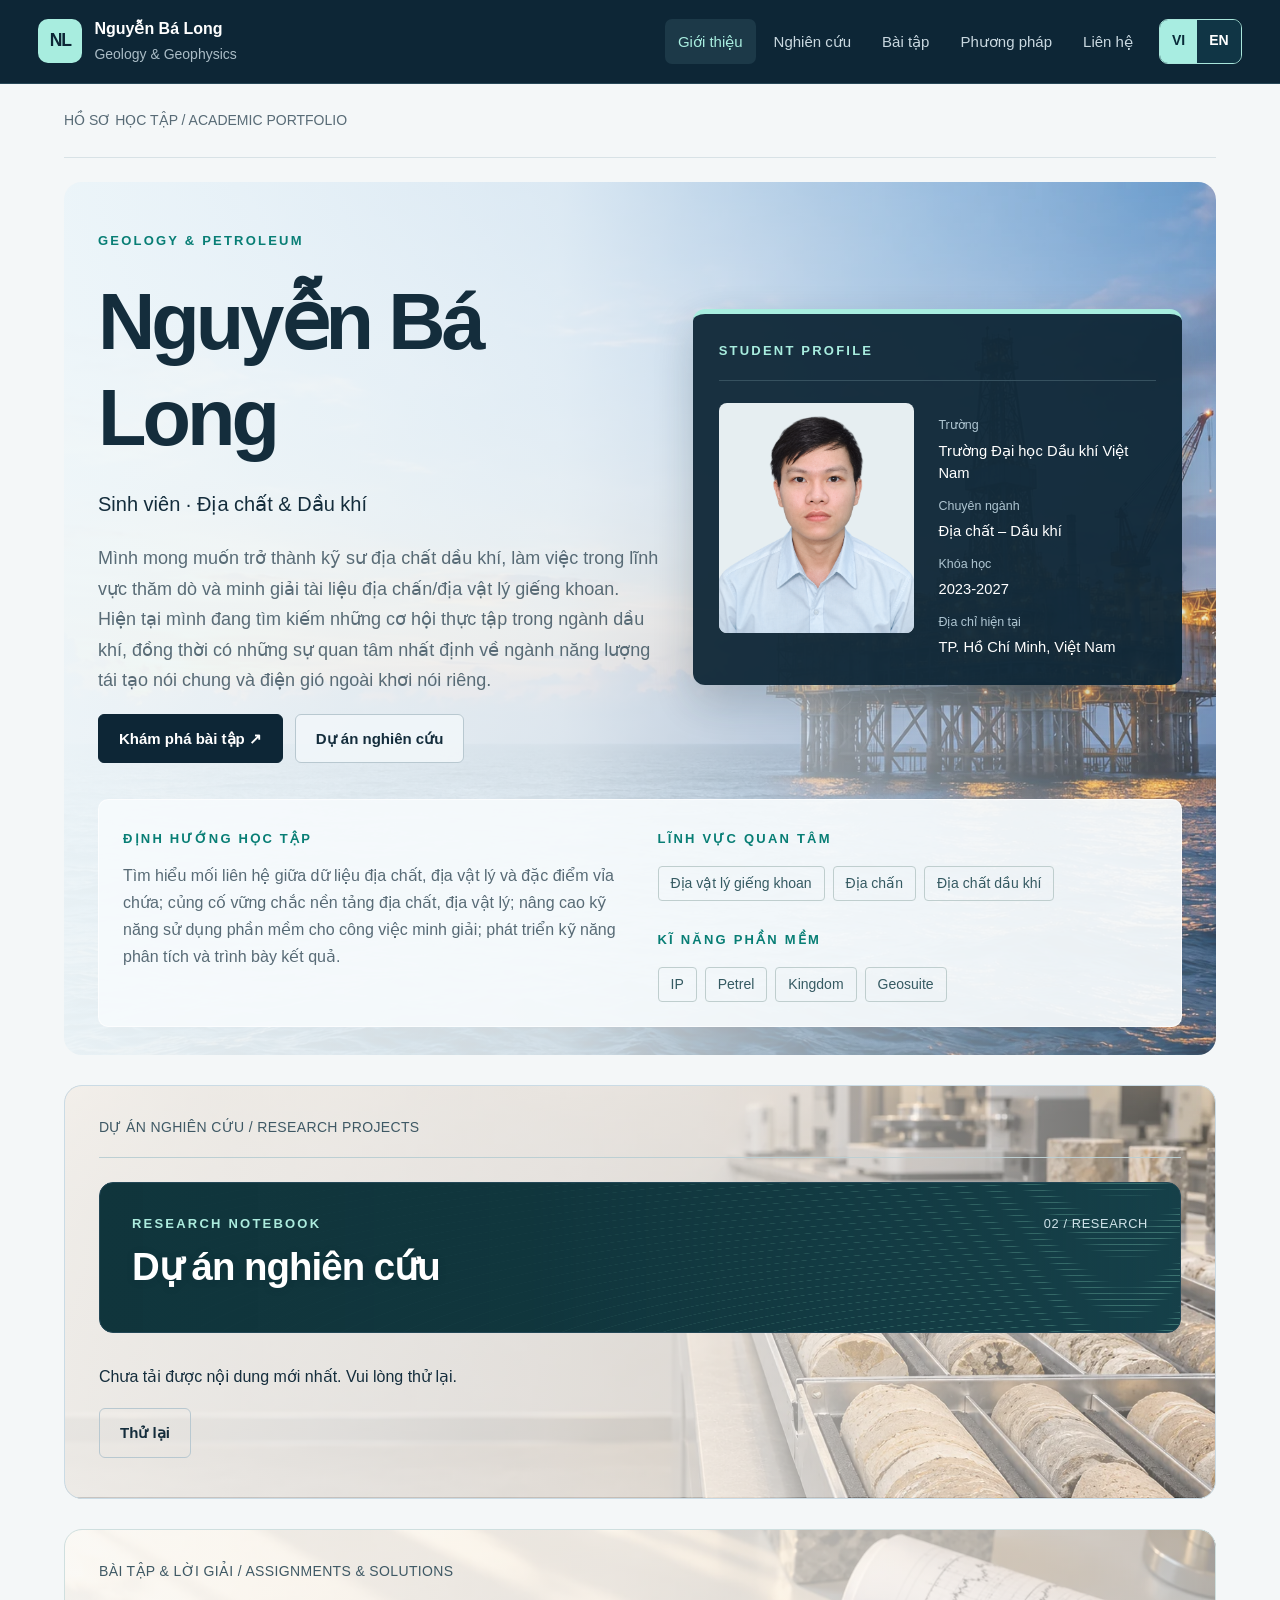
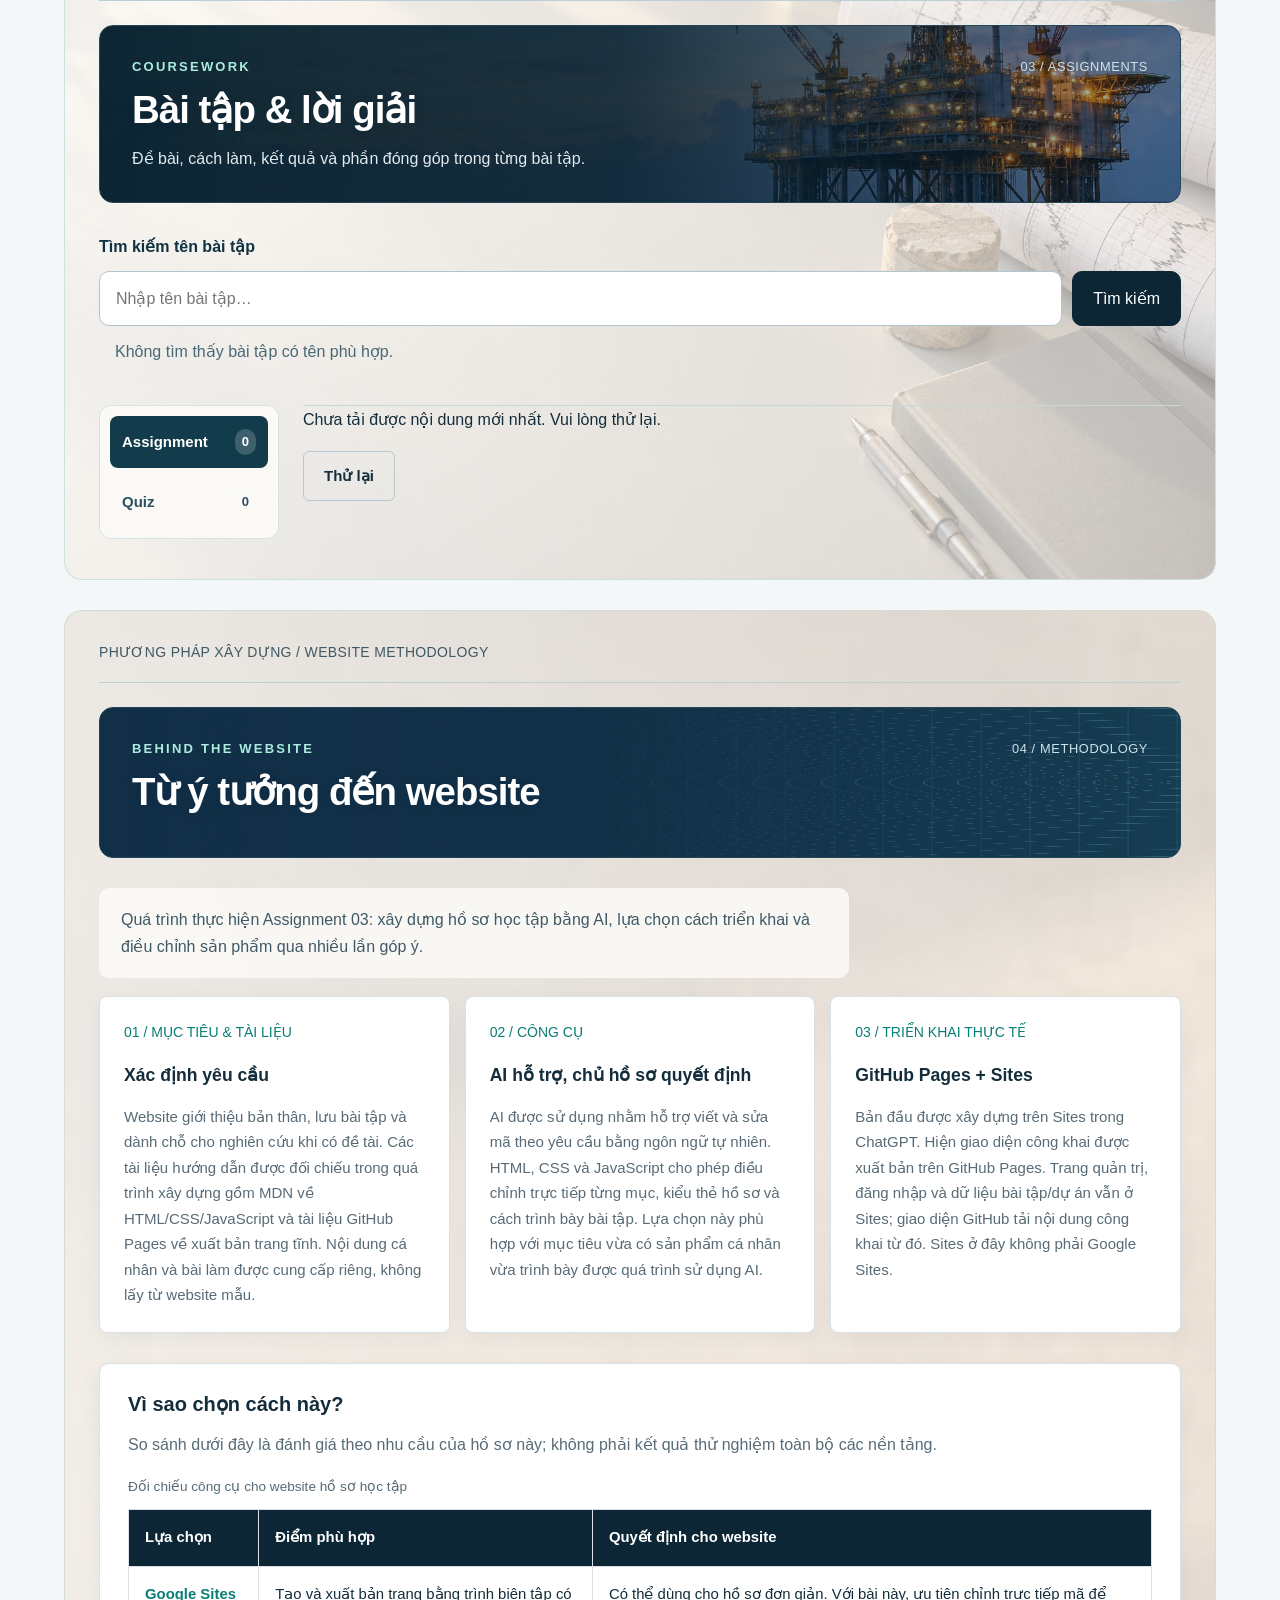
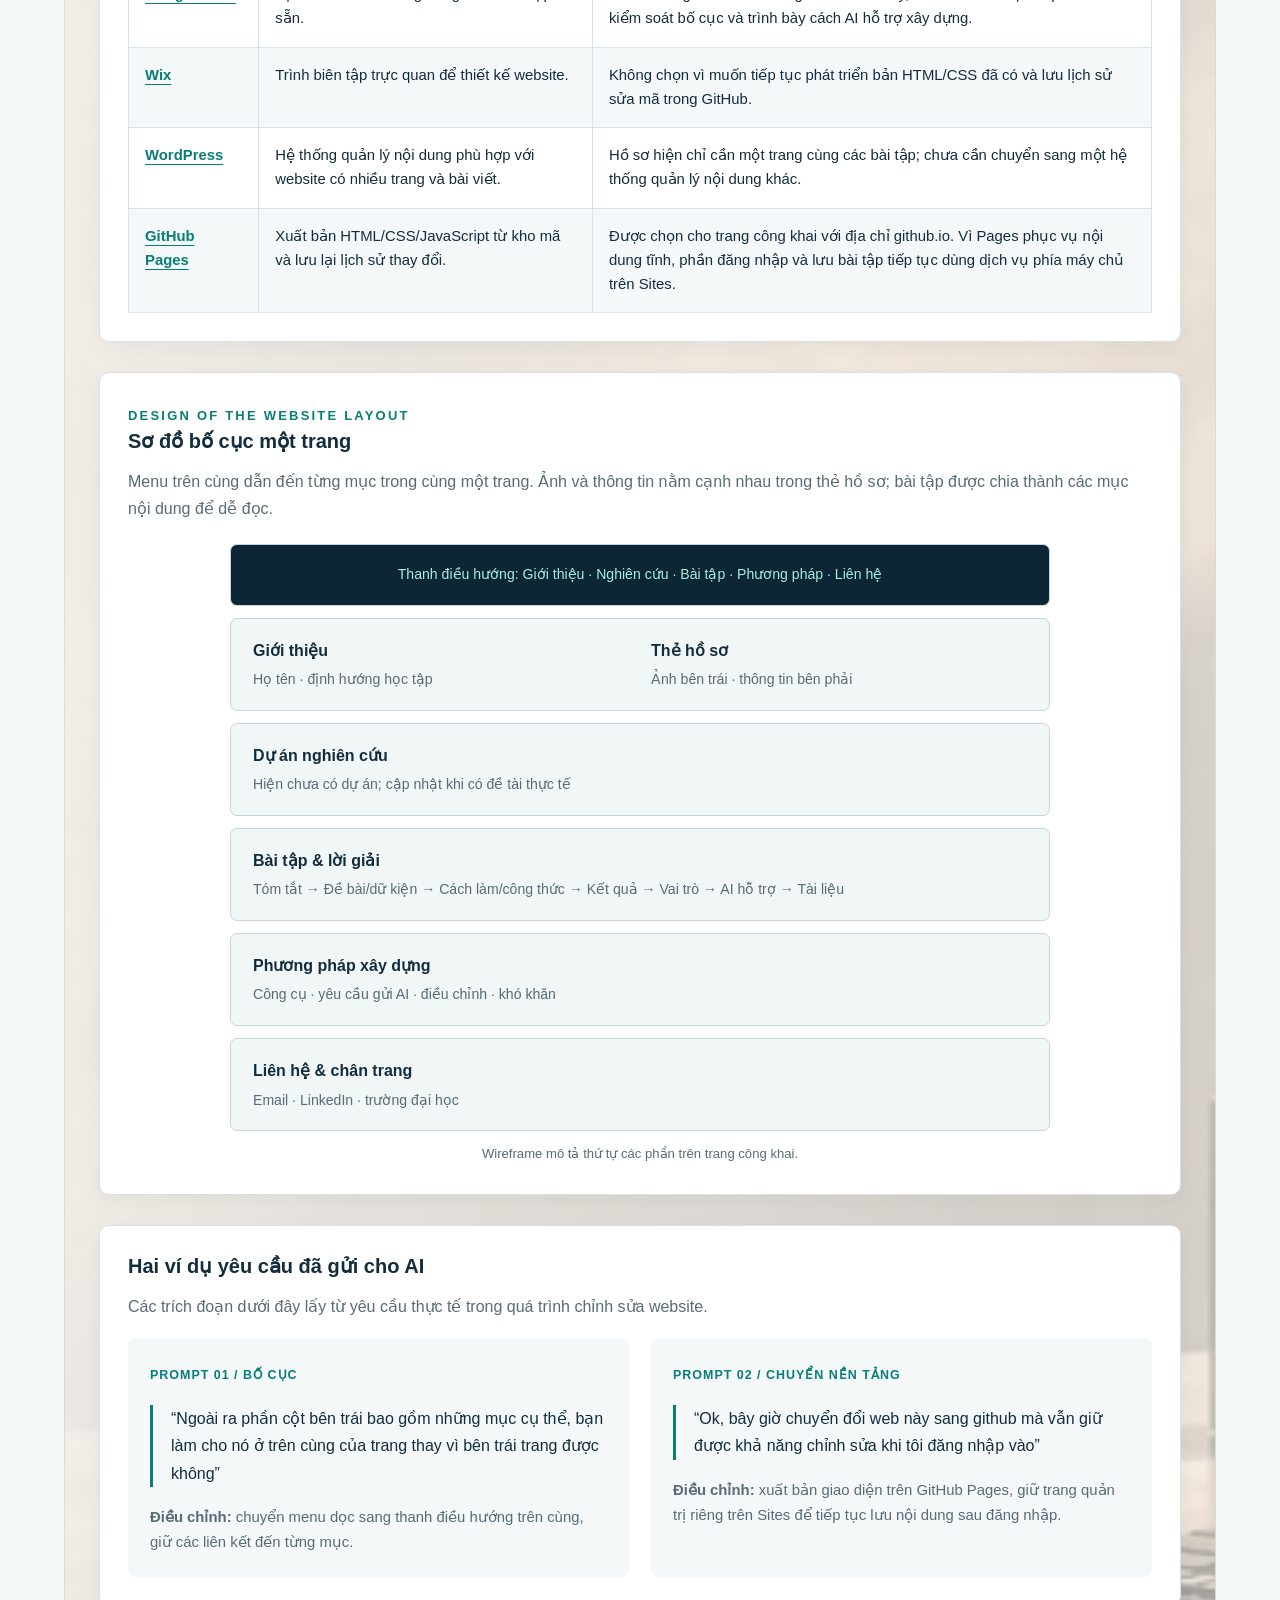
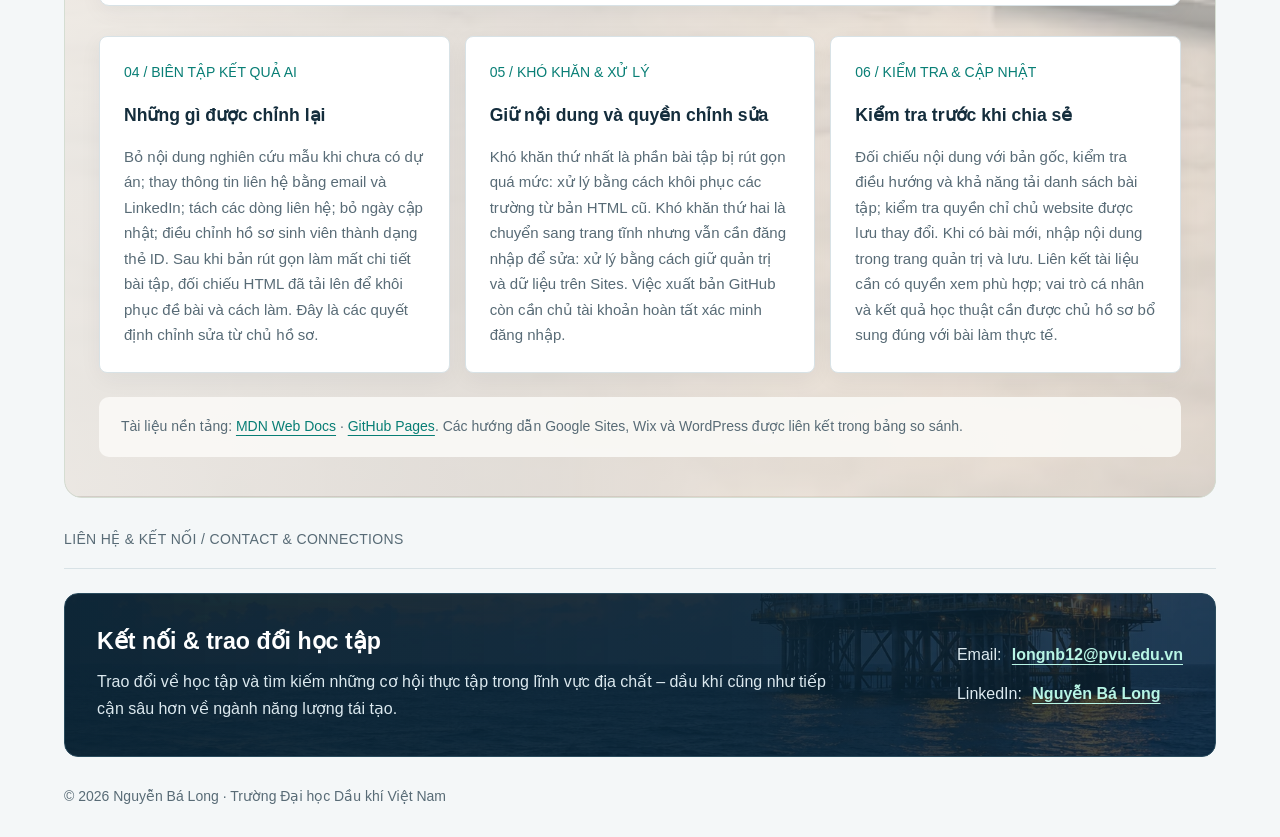
<file: index.html>
<!DOCTYPE html>

<html lang="vi"><head><script defer="" src="./language.js?v=20261017-i18n"></script><meta charset="utf-8"/><meta content="width=device-width,initial-scale=1" name="viewport"/><title>Nguyễn Bá Long | Geology &amp; Geophysics</title><meta content="Geology &amp; Geophysics — Nguyễn Bá Long, Trường Đại học Dầu khí Việt Nam. Bài tập, dự án và trao đổi học thuật." name="description"/><link href="./favicon.svg" rel="icon"/><link href="./portfolio.css?v=20261017-home-restored" rel="stylesheet"/><script defer="" src="./content.js?v=20261015-supabase"></script><script defer="" src="./feedback.js?v=20261015-supabase"></script><meta content="Nguyễn Bá Long | Geology &amp; Geophysics" property="og:title"/><meta content="Geology &amp; Geophysics — Nguyễn Bá Long, Trường Đại học Dầu khí Việt Nam. Bài tập, dự án và trao đổi học thuật." property="og:description"/><meta content="website" property="og:type"/><meta content="vi_VN" property="og:locale"/><meta content="Nguyễn Bá Long | Geology &amp; Geophysics" property="og:site_name"/><meta content="summary" name="twitter:card"/><meta content="Nguyễn Bá Long | Geology &amp; Geophysics" name="twitter:title"/><meta content="Geology &amp; Geophysics — Nguyễn Bá Long, Trường Đại học Dầu khí Việt Nam. Bài tập, dự án và trao đổi học thuật." name="twitter:description"/><script defer="" src="./assignment-search.js?v=20261006"></script></head><body>
<a class="skip" href="#main">Đến nội dung chính</a>
<div id="website">
<header class="side"><a class="brand" href="#home"><span class="monogram">NL</span><span id="brand-name">Nguyễn Bá Long<small>Geology &amp; Geophysics</small></span></a><nav aria-label="Điều hướng chính" class="nav"><a class="active" href="#home">Giới thiệu</a><a href="#research">Nghiên cứu</a><a href="#assignments">Bài tập</a><a href="#methodology">Phương pháp</a><a href="#contact">Liên hệ</a><div aria-label="Ngôn ngữ" class="language-switch" role="group"><button aria-label="Tiếng Việt" aria-pressed="true" data-lang="vi" type="button">VI</button><button aria-label="English" aria-pressed="false" data-lang="en" type="button">EN</button></div></nav></header>
<main id="main"><div class="topline"><span>HỒ SƠ HỌC TẬP / ACADEMIC PORTFOLIO</span></div><section id="home"><div class="hero"><div><div class="eyebrow">Geology &amp; Petroleum</div><h1 class="profile-name" id="name">Nguyễn Bá Long</h1><p class="role" id="role">Sinh viên · Địa chất &amp; Dầu khí</p><p class="lead" id="bio">Mình mong muốn trở thành kỹ sư địa chất dầu khí, làm việc trong lĩnh vực thăm dò và minh giải tài liệu địa chấn/địa vật lý giếng khoan. Hiện tại mình đang tìm kiếm những cơ hội thực tập trong ngành dầu khí, đồng thời có những sự quan tâm nhất định về ngành năng lượng tái tạo nói chung và điện gió ngoài khơi nói riêng.</p><div class="buttons"><a class="button" href="#assignments">Khám phá bài tập ↗</a><a class="button secondary" href="#research">Dự án nghiên cứu</a></div></div><aside aria-label="Thông tin cá nhân" class="profile-card"><div class="eyebrow">Student profile</div><div class="profile-id-body"><div class="avatar" id="avatar"><img alt="Ảnh đại diện của Nguyễn Bá Long" height="1357" src="./portrait.png" width="1159"/></div><div class="profile-id-info"><dl id="profile-facts"><div><dt>Trường</dt><dd>Trường Đại học Dầu khí Việt Nam</dd></div><div><dt>Chuyên ngành</dt><dd>Địa chất – Dầu khí</dd></div><div><dt>Khóa học</dt><dd>2023-2027</dd></div><div><dt>Địa chỉ hiện tại</dt><dd>TP. Hồ Chí Minh, Việt Nam</dd></div></dl></div></div></aside></div><div class="about-strip"><div><span class="eyebrow">Định hướng học tập</span><p id="focus">Tìm hiểu mối liên hệ giữa dữ liệu địa chất, địa vật lý và đặc điểm vỉa chứa; củng cố vững chắc nền tảng địa chất, địa vật lý; nâng cao kỹ năng sử dụng phần mềm cho công việc minh giải; phát triển kỹ năng phân tích và trình bày kết quả.</p></div><div><span class="eyebrow">Lĩnh vực quan tâm</span><div class="chips" id="interests"><span class="chip">Địa vật lý giếng khoan</span><span class="chip">Địa chấn</span><span class="chip">Địa chất dầu khí</span></div><div class="software-skills"><span class="eyebrow">Kĩ năng phần mềm</span><div class="chips"><span class="chip">IP</span><span class="chip">Petrel</span><span class="chip">Kingdom</span><span class="chip">Geosuite</span></div></div></div></div></section>
<section class="section" id="research"><div class="section-kicker"><span>DỰ ÁN NGHIÊN CỨU / RESEARCH PROJECTS</span></div><div class="section-head"><div><p class="eyebrow">Research notebook</p><h2>Dự án nghiên cứu</h2></div><span class="section-no">02 / RESEARCH</span></div><div id="research-content"><div aria-live="polite" id="live-projects"><p>Đang tải dự án…</p></div></div></section><section class="section" id="assignments"><div class="section-kicker"><span>BÀI TẬP &amp; LỜI GIẢI / ASSIGNMENTS &amp; SOLUTIONS</span></div><div class="section-head"><div><p class="eyebrow">Coursework</p><h2>Bài tập &amp; lời giải</h2><p>Đề bài, cách làm, kết quả và phần đóng góp trong từng bài tập.</p></div><span class="section-no">03 / ASSIGNMENTS</span></div><div class="assignment-search" id="assignment-search"><form id="assignment-search-form" role="search"><label for="assignment-query">Tìm kiếm tên bài tập</label><div class="assignment-search-row"><input aria-controls="assignment-suggestions" aria-expanded="false" autocomplete="off" id="assignment-query" placeholder="Nhập tên bài tập…" type="search"/><button class="button" type="submit">Tìm kiếm</button><button class="button secondary" hidden="" id="assignment-search-clear" type="button">Xóa tìm kiếm</button></div></form><div aria-label="Gợi ý bài tập" class="assignment-suggestions" hidden="" id="assignment-suggestions"></div><p hidden="" id="assignment-search-status" role="status"></p></div><div class="coursework-layout"><aside aria-label="Loại bài tập" class="coursework-menu"><button aria-pressed="true" data-category="assignment" type="button">Assignment <span class="category-count">0</span></button><button aria-pressed="false" data-category="quiz" type="button">Quiz <span class="category-count">0</span></button></aside><div class="assignment-list" id="assignment-list"><div aria-live="polite" id="live-assignments"><p>Đang tải bài tập…</p></div></div></div></section>

<section class="section" id="methodology"><div class="section-kicker"><span>PHƯƠNG PHÁP XÂY DỰNG / WEBSITE METHODOLOGY</span></div>
<div class="section-head"><div><p class="eyebrow">Behind the website</p><h2>Từ ý tưởng đến website</h2></div><span class="section-no">04 / METHODOLOGY</span></div>
<p class="method-intro">Quá trình thực hiện Assignment 03: xây dựng hồ sơ học tập bằng AI, lựa chọn cách triển khai và điều chỉnh sản phẩm qua nhiều lần góp ý.</p>
<div class="method-grid">
<article class="method"><span class="step">01 / MỤC TIÊU &amp; TÀI LIỆU</span><h3>Xác định yêu cầu</h3><p>Website giới thiệu bản thân, lưu bài tập và dành chỗ cho nghiên cứu khi có đề tài. Các tài liệu hướng dẫn được đối chiếu trong quá trình xây dựng gồm MDN về HTML/CSS/JavaScript và tài liệu GitHub Pages về xuất bản trang tĩnh. Nội dung cá nhân và bài làm được cung cấp riêng, không lấy từ website mẫu.</p></article>
<article class="method"><span class="step">02 / CÔNG CỤ</span><h3>AI hỗ trợ, chủ hồ sơ quyết định</h3><p>AI được sử dụng nhằm hỗ trợ viết và sửa mã theo yêu cầu bằng ngôn ngữ tự nhiên. HTML, CSS và JavaScript cho phép điều chỉnh trực tiếp từng mục, kiểu thẻ hồ sơ và cách trình bày bài tập. Lựa chọn này phù hợp với mục tiêu vừa có sản phẩm cá nhân vừa trình bày được quá trình sử dụng AI.</p></article>
<article class="method"><span class="step">03 / TRIỂN KHAI THỰC TẾ</span><h3>GitHub Pages + Sites</h3><p>Bản đầu được xây dựng trên Sites trong ChatGPT. Hiện giao diện công khai được xuất bản trên GitHub Pages. Trang quản trị, đăng nhập và dữ liệu bài tập/dự án vẫn ở Sites; giao diện GitHub tải nội dung công khai từ đó. Sites ở đây không phải Google Sites.</p></article>
</div>
<div class="method-block"><h3>Vì sao chọn cách này?</h3><p>So sánh dưới đây là đánh giá theo nhu cầu của hồ sơ này; không phải kết quả thử nghiệm toàn bộ các nền tảng.</p>
<div class="tool-table-wrap"><table class="tool-table"><caption>Đối chiếu công cụ cho website hồ sơ học tập</caption><thead><tr><th scope="col">Lựa chọn</th><th scope="col">Điểm phù hợp</th><th scope="col">Quyết định cho website</th></tr></thead><tbody>
<tr><th scope="row"><a href="https://support.google.com/sites/answer/98081?hl=en" rel="noopener noreferrer" target="_blank">Google Sites</a></th><td>Tạo và xuất bản trang bằng trình biên tập có sẵn.</td><td>Có thể dùng cho hồ sơ đơn giản. Với bài này, ưu tiên chỉnh trực tiếp mã để kiểm soát bố cục và trình bày cách AI hỗ trợ xây dựng.</td></tr>
<tr><th scope="row"><a href="https://support.wix.com/en/article/wix-editor-getting-started-with-the-wix-editor" rel="noopener noreferrer" target="_blank">Wix</a></th><td>Trình biên tập trực quan để thiết kế website.</td><td>Không chọn vì muốn tiếp tục phát triển bản HTML/CSS đã có và lưu lịch sử sửa mã trong GitHub.</td></tr>
<tr><th scope="row"><a href="https://wordpress.org/documentation/article/get-started-with-wordpress/" rel="noopener noreferrer" target="_blank">WordPress</a></th><td>Hệ thống quản lý nội dung phù hợp với website có nhiều trang và bài viết.</td><td>Hồ sơ hiện chỉ cần một trang cùng các bài tập; chưa cần chuyển sang một hệ thống quản lý nội dung khác.</td></tr>
<tr><th scope="row"><a href="https://docs.github.com/en/pages" rel="noopener noreferrer" target="_blank">GitHub Pages</a></th><td>Xuất bản HTML/CSS/JavaScript từ kho mã và lưu lại lịch sử thay đổi.</td><td>Được chọn cho trang công khai với địa chỉ github.io. Vì Pages phục vụ nội dung tĩnh, phần đăng nhập và lưu bài tập tiếp tục dùng dịch vụ phía máy chủ trên Sites.</td></tr>
</tbody></table></div></div>
<div class="method-block"><span class="eyebrow">Design of the website layout</span><h3>Sơ đồ bố cục một trang</h3><p>Menu trên cùng dẫn đến từng mục trong cùng một trang. Ảnh và thông tin nằm cạnh nhau trong thẻ hồ sơ; bài tập được chia thành các mục nội dung để dễ đọc.</p>
<figure aria-label="Sơ đồ bố cục website từ trên xuống" class="layout-wireframe">
<div class="wire-nav">Thanh điều hướng: Giới thiệu · Nghiên cứu · Bài tập · Phương pháp · Liên hệ</div>
<div class="wire-hero"><div><strong>Giới thiệu</strong><span>Họ tên · định hướng học tập</span></div><div><strong>Thẻ hồ sơ</strong><span>Ảnh bên trái · thông tin bên phải</span></div></div>
<div><strong>Dự án nghiên cứu</strong><span>Hiện chưa có dự án; cập nhật khi có đề tài thực tế</span></div><div><strong>Bài tập &amp; lời giải</strong><span>Tóm tắt → Đề bài/dữ kiện → Cách làm/công thức → Kết quả → Vai trò → AI hỗ trợ → Tài liệu</span></div>

<div><strong>Phương pháp xây dựng</strong><span>Công cụ · yêu cầu gửi AI · điều chỉnh · khó khăn</span></div>
<div><strong>Liên hệ &amp; chân trang</strong><span>Email · LinkedIn · trường đại học</span></div>
<figcaption>Wireframe mô tả thứ tự các phần trên trang công khai.</figcaption></figure></div>
<div class="method-block"><h3>Hai ví dụ yêu cầu đã gửi cho AI</h3><p>Các trích đoạn dưới đây lấy từ yêu cầu thực tế trong quá trình chỉnh sửa website.</p><div class="prompt-grid">
<article class="prompt-card"><span class="step">PROMPT 01 / BỐ CỤC</span><blockquote>“Ngoài ra phần cột bên trái bao gồm những mục cụ thể, bạn làm cho nó ở trên cùng của trang thay vì bên trái trang được không”</blockquote><p><strong>Điều chỉnh:</strong> chuyển menu dọc sang thanh điều hướng trên cùng, giữ các liên kết đến từng mục.</p></article>
<article class="prompt-card"><span class="step">PROMPT 02 / CHUYỂN NỀN TẢNG</span><blockquote>“Ok, bây giờ chuyển đổi web này sang github mà vẫn giữ được khả năng chỉnh sửa khi tôi đăng nhập vào”</blockquote><p><strong>Điều chỉnh:</strong> xuất bản giao diện trên GitHub Pages, giữ trang quản trị riêng trên Sites để tiếp tục lưu nội dung sau đăng nhập.</p></article>
</div></div>
<div class="method-grid method-reflection">
<article class="method"><span class="step">04 / BIÊN TẬP KẾT QUẢ AI</span><h3>Những gì được chỉnh lại</h3><p>Bỏ nội dung nghiên cứu mẫu khi chưa có dự án; thay thông tin liên hệ bằng email và LinkedIn; tách các dòng liên hệ; bỏ ngày cập nhật; điều chỉnh hồ sơ sinh viên thành dạng thẻ ID. Sau khi bản rút gọn làm mất chi tiết bài tập, đối chiếu HTML đã tải lên để khôi phục đề bài và cách làm. Đây là các quyết định chỉnh sửa từ chủ hồ sơ.</p></article>
<article class="method"><span class="step">05 / KHÓ KHĂN &amp; XỬ LÝ</span><h3>Giữ nội dung và quyền chỉnh sửa</h3><p>Khó khăn thứ nhất là phần bài tập bị rút gọn quá mức: xử lý bằng cách khôi phục các trường từ bản HTML cũ. Khó khăn thứ hai là chuyển sang trang tĩnh nhưng vẫn cần đăng nhập để sửa: xử lý bằng cách giữ quản trị và dữ liệu trên Sites. Việc xuất bản GitHub còn cần chủ tài khoản hoàn tất xác minh đăng nhập.</p></article>
<article class="method"><span class="step">06 / KIỂM TRA &amp; CẬP NHẬT</span><h3>Kiểm tra trước khi chia sẻ</h3><p>Đối chiếu nội dung với bản gốc, kiểm tra điều hướng và khả năng tải danh sách bài tập; kiểm tra quyền chỉ chủ website được lưu thay đổi. Khi có bài mới, nhập nội dung trong trang quản trị và lưu. Liên kết tài liệu cần có quyền xem phù hợp; vai trò cá nhân và kết quả học thuật cần được chủ hồ sơ bổ sung đúng với bài làm thực tế.</p></article>
</div>
<p class="references">Tài liệu nền tảng: <a href="https://developer.mozilla.org/en-US/docs/Learn_web_development" rel="noopener noreferrer" target="_blank">MDN Web Docs</a> · <a href="https://docs.github.com/en/pages/getting-started-with-github-pages/what-is-github-pages" rel="noopener noreferrer" target="_blank">GitHub Pages</a>. Các hướng dẫn Google Sites, Wix và WordPress được liên kết trong bảng so sánh.</p>
</section>
<div class="section-kicker contact-kicker"><span>LIÊN HỆ &amp; KẾT NỐI / CONTACT &amp; CONNECTIONS</span></div><section class="contact" id="contact"><div><h3>Kết nối &amp; trao đổi học tập</h3><p id="contact-note">Trao đổi về học tập và tìm kiếm những cơ hội thực tập trong lĩnh vực địa chất – dầu khí cũng như tiếp cận sâu hơn về ngành năng lượng tái tạo.</p></div><div class="link-row" id="contact-links"><div class="contact-line"><span>Email: </span><a href="mailto:longnb12@pvu.edu.vn">longnb12@pvu.edu.vn</a></div><div class="contact-line"><span>LinkedIn: </span><a href="https://www.linkedin.com/in/long-nguy%E1%BB%85n-92a32743b/" rel="noopener noreferrer" target="_blank">Nguyễn Bá Long</a></div></div></section><footer><span id="copyright">© 2026 Nguyễn Bá Long · Trường Đại học Dầu khí Việt Nam</span></footer></main></div>
<noscript><p>Vui lòng bật JavaScript để xem bài tập và dự án mới nhất.</p></noscript></body></html>
</file>
<file: portfolio.css>
:root{--navy:#0d2636;--ink:#142d3c;--muted:#586b76;--teal:#087e75;--mint:#a8eddf;--paper:#f4f7f8;--line:#d8e2e6;--white:#fff;--orange:#b64b25}*{box-sizing:border-box}html{scroll-behavior:smooth;scroll-padding-top:28px}body{margin:0;background:var(--paper);color:var(--ink);font:16px/1.7 "Segoe UI",Arial,sans-serif}button,input,textarea,select{font:inherit}a{color:var(--teal);text-underline-offset:4px}button,a,input,textarea,select{touch-action:manipulation}button{cursor:pointer}button:focus-visible,a:focus-visible,input:focus-visible,textarea:focus-visible,select:focus-visible,summary:focus-visible{outline:3px solid #e88550;outline-offset:4px}h1,h2,h3,p{margin-top:0}h1,h2,h3{line-height:1.2}h1{font-size:clamp(3.2rem,6.2vw,6.4rem);font-weight:650;letter-spacing:-.05em;margin:22px 0}h2{font-size:clamp(1.8rem,3vw,2.7rem);font-weight:600;letter-spacing:-.025em;margin-bottom:12px}h3{font-size:1.25rem;font-weight:650}p{margin-bottom:18px}small,.meta{font-size:.875rem}.skip{position:absolute;left:-9999px}.skip:focus{left:20px;top:10px;z-index:100;background:white;padding:12px}.side{position:fixed;inset:0 auto 0 0;width:246px;background:var(--navy);color:white;padding:38px 26px;display:flex;flex-direction:column;z-index:20}.brand{display:flex;align-items:center;gap:12px;color:white;text-decoration:none;font-weight:650;line-height:1.35}.monogram{display:grid;place-items:center;width:44px;height:44px;background:var(--mint);color:var(--navy);font-size:1.1rem;letter-spacing:-1px;font-weight:750;border-radius:10px;flex-shrink:0}.brand small{display:block;color:#aabcc6;font-weight:400;margin-top:4px}.side-label{font-size:.75rem;text-transform:uppercase;letter-spacing:.16em;color:#aabcc6;margin:58px 14px 16px}.nav{display:flex;flex-direction:column;gap:8px}.nav a{display:flex;gap:16px;text-decoration:none;color:#c9d8e0;border-radius:7px;padding:12px 14px;font-size:.9375rem}.nav a span{font-size:.8125rem;color:#88a5b5}.nav a:hover,.nav a.active{background:#1c3948;color:var(--mint)}.side-bottom{margin-top:auto;padding-top:32px}.side-bottom p{font-size:.875rem;color:#aabcc6}.edit-link{display:block;text-align:center;border:1px solid #56717f;color:white;border-radius:6px;padding:10px;text-decoration:none}.edit-link:hover{background:#244453}main{margin-left:246px;padding:0 5.3vw;max-width:1700px}.topline{display:flex;justify-content:space-between;gap:20px;padding:25px 0;border-bottom:1px solid var(--line);color:var(--muted);font-size:.875rem}.topline strong{color:var(--teal);font-weight:500}.hero{display:grid;grid-template-columns:minmax(0,1.6fr) minmax(230px,1fr);gap:45px;padding:62px 0 52px;align-items:center}.eyebrow{font-size:.8125rem;letter-spacing:.17em;text-transform:uppercase;font-weight:650;color:var(--teal)}.hero .lead{font-size:1.125rem;max-width:600px;color:var(--muted)}.role{font-size:1.25rem;margin-bottom:22px;color:var(--ink)}.buttons{display:flex;gap:12px;flex-wrap:wrap}.button{display:inline-flex;justify-content:center;align-items:center;padding:11px 20px;border-radius:6px;background:var(--navy);color:white;text-decoration:none;border:1px solid var(--navy);font-weight:600;font-size:.9375rem}.button:hover{background:#254858}.button.secondary{background:transparent;color:var(--ink);border-color:#b8c8d0}.button.secondary:hover{background:#e8f0f1}.button.mint{background:var(--mint);color:var(--navy);border-color:var(--mint)}.profile-card{background:var(--navy);color:white;padding:28px;border-radius:12px;position:relative;overflow:hidden;border-top:5px solid var(--mint)}.profile-card .eyebrow{color:var(--mint)}.avatar{height:90px;width:90px;border-radius:50%;background:#284758;display:grid;place-items:center;font-size:2rem;font-weight:600;color:var(--mint);margin:25px 0;overflow:hidden}.avatar img{width:100%;height:100%;object-fit:cover}.profile-card dl{margin:0}.profile-card dt{color:#aec5d1;font-size:.875rem;margin-top:17px}.profile-card dd{margin:3px 0 0;overflow-wrap:anywhere}.note{border-left:3px solid var(--orange);padding:12px 18px;background:#fff4ed;color:#77371d;font-size:.875rem;margin-bottom:36px}.about-strip{display:grid;grid-template-columns:1fr 1fr;gap:35px;border-block:1px solid var(--line);padding:28px 0 32px}.about-strip p{color:var(--muted);margin:10px 0 0}.chips{display:flex;flex-wrap:wrap;gap:8px;margin-top:14px}.chip{border:1px solid #bfcece;padding:5px 12px;border-radius:4px;font-size:.875rem;color:#355a62}.section{padding:58px 0;scroll-margin-top:20px}.section-head{display:flex;justify-content:space-between;gap:20px;align-items:end;margin-bottom:30px}.section-head p{margin:0;color:var(--muted);max-width:540px}.section-no{color:#738995;font-size:.875rem;white-space:nowrap}.assignment-list{border-top:1px solid var(--line)}.assignment{background:white;border-bottom:1px solid var(--line)}.assignment summary{display:grid;grid-template-columns:52px minmax(0,1fr) auto 24px;align-items:center;gap:20px;list-style:none;padding:27px 25px;cursor:pointer}.assignment summary::-webkit-details-marker{display:none}.assignment summary:hover{background:#f8fbfc}.assignment .number{font-size:1.3rem;color:#728c98;font-variant-numeric:tabular-nums}.assignment h3{margin:7px 0 0}.assignment .course{color:var(--muted);font-size:.875rem}.status{display:inline-block;border-radius:4px;padding:5px 10px;font-size:.8125rem;white-space:nowrap;background:#edf2f4;color:#435d6b}.status.progress{background:#e5f4f0;color:#19695d}.status.done{background:#d7f0e5;color:#225d42}.plus{font-size:1.5rem;font-weight:300;color:var(--teal)}details[open] .plus{transform:rotate(45deg)}.assignment-body{padding:0 30px 30px 97px}.assignment-body>p{color:var(--muted)}.detail-grid{display:grid;grid-template-columns:1fr 1fr;gap:24px;margin:24px 0}.detail-grid h4{font-size:.875rem;color:var(--teal);margin:0 0 8px}.detail-grid p{white-space:pre-line;margin:0;overflow-wrap:anywhere}.empty{font-size:.875rem;color:var(--muted);padding:10px 0}.research-box{display:grid;grid-template-columns:1.65fr 1fr;background:var(--navy);border-radius:12px;color:white;overflow:hidden}.research-main{padding:38px}.research-main h3{font-size:1.8rem;line-height:1.35;margin:20px 0}.research-main p{color:#c1d3dd;white-space:pre-line}.research-main .eyebrow{color:var(--mint)}.research-facts{padding:35px;background:#193848}.research-facts h4{font-size:.8125rem;text-transform:uppercase;letter-spacing:.1em;color:var(--mint);margin:0 0 10px}.research-facts p{color:#e2edf1;white-space:pre-line}.research-facts>div+div{border-top:1px solid #3e5865;padding-top:20px;margin-top:20px}.method-intro{max-width:750px;color:var(--muted)}.method-grid{display:grid;grid-template-columns:repeat(3,minmax(0,1fr));gap:15px}.method{border:1px solid var(--line);border-radius:8px;padding:24px;background:white}.method .step{color:var(--teal);font-size:.875rem;display:block;margin-bottom:20px}.method h3{font-size:1.1rem}.method p{font-size:.9375rem;color:var(--muted);margin:0;white-space:pre-line}.references{font-size:.875rem;color:var(--muted);margin:24px 0 0}.contact{border-block:1px solid var(--line);padding:30px 0;display:flex;justify-content:space-between;align-items:center;gap:20px}.contact h3{margin:0 0 8px}.contact p{margin:0;color:var(--muted)}footer{font-size:.875rem;color:var(--muted);padding:28px 0;display:flex;justify-content:space-between;gap:20px}footer a{white-space:nowrap}@media(min-width:1500px){main{padding:0 80px}.hero{gap:85px}}@media(max-width:1100px){.side{width:206px;padding:30px 18px}main{margin-left:206px;padding:0 30px}.hero{gap:25px;grid-template-columns:1.4fr 1fr}h1{font-size:4.2rem}.method-grid{grid-template-columns:1fr 1fr}.assignment summary{gap:12px;padding:23px 18px}.assignment-body{padding-left:82px}}@media(max-width:800px){.side{position:relative;width:100%;padding:20px 22px}.brand{font-size:1rem}.brand small{display:none}.side-label,.side-bottom{display:none}.nav{flex-direction:row;flex-wrap:wrap;gap:4px;margin-top:18px}.nav a{padding:7px 10px;font-size:.875rem}.nav a span{display:none}main{margin:0;padding:0 22px}.hero{padding:38px 0;grid-template-columns:1fr 1fr;gap:24px}h1{font-size:3.4rem}.hero .lead{font-size:1rem}.profile-card{padding:22px}.section{padding:42px 0}.research-box{grid-template-columns:1fr}.research-main,.research-facts{padding:27px}.topline{font-size:.8125rem}}@media(max-width:560px){.hero,.about-strip,.detail-grid,.method-grid,.fields{grid-template-columns:1fr}.hero{gap:30px}h1{font-size:3.65rem}.profile-card{display:block}.avatar{float:right;margin:0 0 12px 12px;width:70px;height:70px}.profile-card dl{display:grid;grid-template-columns:1fr 1fr;gap:6px 14px;clear:both}.profile-card dl div:last-child{grid-column:1/-1}.section-head{align-items:start}.section-head p{font-size:.9375rem}.section-no{display:none}.assignment summary{grid-template-columns:30px minmax(0,1fr) 20px;gap:12px;padding:22px 14px}.assignment summary .status{grid-column:2;justify-self:start}.assignment summary .plus{grid-column:3;grid-row:1}.assignment h3{font-size:1.12rem}.assignment-body{padding:0 22px 26px}.contact,footer{align-items:start;flex-direction:column}.topline{flex-wrap:wrap;gap:4px}.fields{padding:0 15px 18px}.repeat-card{margin:0 12px 15px;padding:14px}.research-main h3{font-size:1.5rem}}@media(prefers-reduced-motion:reduce){html{scroll-behavior:auto}}@media print{main{margin:0;padding:0}.hero{padding-top:20px}.research-box{color:black;background:white;border:1px solid #ccc}.research-box p,.research-box h4,.research-box .eyebrow{color:black}.research-facts{background:white}.assignment-body{display:block}.section{break-inside:avoid}.button{color:black;background:white}}

.assignment-final{display:grid;grid-template-columns:52px minmax(0,1fr);gap:20px;padding:30px 26px}
.assignment-final .number{padding-top:4px}.assignment-final h3{font-size:1.4rem;margin:12px 0}
.assignment-final p{color:var(--muted);max-width:800px;margin:0 0 20px}
.assignment-meta{display:flex;align-items:center;gap:14px;flex-wrap:wrap}
.research-empty{display:flex;align-items:center;gap:24px;padding:32px;border:1px solid var(--line);border-radius:10px;background:white}
.research-empty p{margin:0;font-size:1.1rem;color:var(--muted)}.empty-index{font-size:2rem;color:var(--teal)}
@media(max-width:560px){.assignment-final{grid-template-columns:27px minmax(0,1fr);gap:12px;padding:24px 15px}.assignment-final h3{font-size:1.2rem}.research-empty{padding:24px;gap:15px}}


/* Horizontal site navigation */
html{scroll-padding-top:120px}
.side{position:sticky;inset:auto;top:0;width:100%;padding:18px max(24px,calc((100vw - 1240px)/2));display:flex;flex-direction:row;align-items:center;justify-content:space-between;gap:28px;border-bottom:1px solid #284858}
.brand{flex-shrink:0}.brand small{display:block}
.nav{flex-direction:row;justify-content:flex-end;flex-wrap:wrap;gap:5px;margin:0}
.nav a{padding:10px 13px;white-space:nowrap}
main{margin:0 auto;max-width:1320px;padding:0 40px}
.section{scroll-margin-top:115px}
@media(max-width:1100px){.side{padding:16px 24px;gap:18px}.nav a{padding:9px 10px;font-size:.875rem}main{margin:0 auto;padding:0 30px}.hero{grid-template-columns:1.6fr 1fr;gap:40px}}
@media(max-width:800px){.side{flex-direction:column;align-items:flex-start;gap:13px;padding:15px 22px}.nav{justify-content:flex-start;gap:3px;width:100%}.nav a{padding:7px 10px}.brand small{display:none}main{margin:0 auto;padding:0 22px}.hero{grid-template-columns:1fr 1fr;gap:24px}html{scroll-padding-top:160px}.section{scroll-margin-top:155px}}
@media(max-width:560px){.side{position:relative;padding:17px 18px}.nav{gap:3px}.nav a{padding:7px 9px}.hero{grid-template-columns:1fr;gap:30px}html{scroll-padding-top:20px}.section{scroll-margin-top:20px}}
@media print{.side{display:none!important}main{margin:0;padding:0}}

#contact>div:first-child{flex:1;max-width:760px}#contact-links{flex-direction:column;gap:8px;flex-shrink:0}
#contact-links{display:block}#contact-links .contact-line{display:block;line-height:1.8}#contact-links .contact-line+.contact-line{margin-top:10px}#contact-links .contact-line span{color:var(--muted);margin-right:6px}
/* Student profile: photo and information side by side. */
.hero{grid-template-columns:minmax(0,1.15fr) minmax(420px,1fr);gap:40px}
.profile-card{padding:26px}
.profile-card>.eyebrow{padding-bottom:18px;border-bottom:1px solid #36515f;margin-bottom:22px}
.profile-id-body{display:grid;grid-template-columns:minmax(0,0.9fr) minmax(0,1fr);gap:24px;align-items:center}
.profile-card .avatar{float:none;margin:0;width:100%;height:auto;aspect-ratio:1159/1357;border-radius:8px;background:#e6eef1;overflow:hidden}
.profile-card .avatar img{display:block;width:100%;height:100%;object-fit:contain}
.profile-id-info{min-width:0}
.profile-card .id-name{font-size:1.3rem;letter-spacing:-.02em;margin:0 0 16px;line-height:1.35}
.profile-card dl{display:block;clear:none;margin:0}
.profile-card dt{margin-top:12px;font-size:.78rem}
.profile-card dd{font-size:.92rem;line-height:1.5;margin:3px 0 0}
@media(max-width:1000px){.hero{grid-template-columns:1fr;gap:32px}.profile-card{width:100%;max-width:580px}.profile-card .avatar{max-width:220px}}
@media(max-width:560px){.profile-card{padding:20px}.profile-id-body{grid-template-columns:minmax(0,.85fr) minmax(0,1fr);gap:16px}.profile-card .id-name{font-size:1.1rem}.profile-card dd{font-size:.85rem}.profile-card dt{font-size:.75rem}}

/* Full assignment records and methodology evidence. */
.assignment-summary-label,.assignment-detail h4{color:var(--teal);font-size:.86rem;line-height:1.5;margin:0 0 9px}
.assignment-summary-label{margin-top:20px}
.assignment-detail-grid{display:grid;grid-template-columns:repeat(2,minmax(0,1fr));gap:22px;margin:24px 0}
.assignment-detail{min-width:0;padding:20px;border:1px solid var(--line);border-radius:8px;background:#f8fbfc}
.assignment-detail-grid .assignment-detail:first-child{grid-column:1/-1}
.assignment-detail p{font-size:.95rem;margin:0;overflow-wrap:anywhere}
.method-block{margin:30px 0;padding:28px;background:white;border:1px solid var(--line);border-radius:10px}
.method-block>p{color:var(--muted)}.method-block h3{margin-bottom:15px}
.tool-table-wrap{overflow-x:auto}.tool-table{width:100%;border-collapse:collapse;font-size:.93rem;line-height:1.6}
.tool-table caption{text-align:left;color:var(--muted);font-size:.85rem;padding:0 0 12px}
.tool-table th,.tool-table td{text-align:left;vertical-align:top;padding:16px;border:1px solid var(--line)}
.tool-table thead{background:var(--navy);color:white}.tool-table tbody th{min-width:130px}
.tool-table tbody tr:nth-child(even){background:#f4f8f9}
.layout-wireframe{max-width:820px;margin:22px auto 0;display:grid;gap:12px}
.layout-wireframe>div{padding:18px 22px;background:#f1f6f7;border:1px solid #c4d6dc;border-radius:7px}
.layout-wireframe .wire-nav{background:var(--navy);color:var(--mint);font-size:.88rem;text-align:center}
.layout-wireframe strong,.layout-wireframe span{display:block}.layout-wireframe span{font-size:.88rem;color:var(--muted);margin-top:4px}
.layout-wireframe .wire-hero{display:grid;grid-template-columns:1fr 1fr;gap:22px}
.layout-wireframe figcaption{font-size:.82rem;color:var(--muted);text-align:center}
.prompt-grid{display:grid;grid-template-columns:1fr 1fr;gap:22px}.prompt-card{padding:22px;background:#f4f8f9;border-radius:8px}
.prompt-card .step{font-size:.78rem;letter-spacing:.08em;color:var(--teal);font-weight:650}
.prompt-card blockquote{margin:18px 0;padding-left:18px;border-left:3px solid var(--teal);font-size:1rem}
.prompt-card p{font-size:.93rem;color:var(--muted);margin:0}.method-reflection{margin-top:28px}
@media(max-width:700px){.assignment-detail-grid,.prompt-grid{grid-template-columns:1fr}.method-block{padding:20px}.tool-table th,.tool-table td{padding:12px}.layout-wireframe>div{padding:15px}.layout-wireframe .wire-hero{grid-template-columns:1fr;gap:14px}}
/* Shared petroleum hero background and assignment feedback. */
#home{margin-top:24px;padding:0 34px 28px;border-radius:18px;background:linear-gradient(90deg,rgba(239,247,250,.97) 0%,rgba(239,247,250,.86) 43%,rgba(214,230,241,.24) 100%),url('./petroleum-hero.webp') center/cover no-repeat;overflow:hidden}
#home .hero{padding:48px 0 36px;gap:32px}
#home .profile-card{background:rgba(13,38,54,.94);box-shadow:0 16px 40px #0d263633}
#home .about-strip{padding:24px;border:1px solid #ffffffaa;border-radius:10px;background:rgba(246,250,252,.94)}
#home .hero>.buttons .secondary,#home .hero .button.secondary{background:#f1f7fae8}
.assignment-actions{display:flex;flex-wrap:wrap;gap:12px;margin-top:22px}
.feedback-dialog{width:min(650px,calc(100% - 28px));max-height:90dvh;padding:32px;border:1px solid #d8e2e6;border-radius:20px;background:#fafaf8;color:#142d3c;box-shadow:0 20px 100px #071a3d55;overflow-y:auto}
.feedback-dialog::backdrop{background:#071c30a6;backdrop-filter:blur(3px)}
.feedback-dialog h2{font-size:2.3rem;margin:14px 0 20px}.feedback-dialog .eyebrow{color:#997013;margin:0;font-size:.85rem}
.feedback-close{position:absolute;top:16px;right:18px;width:44px;height:44px;border:0;border-radius:50%;background:#e9eee9;color:#142d3c;font-size:28px;line-height:1}
.feedback-title{color:#586b76;margin-bottom:26px}.feedback-dialog label{display:block;font-size:.9rem;font-weight:650;margin-bottom:18px}
.feedback-dialog input,.feedback-dialog select,.feedback-dialog textarea{display:block;width:100%;margin-top:8px;padding:14px 16px;border:1px solid #c9d4d9;background:#fff;border-radius:12px;color:#142d3c;font-size:1rem;line-height:1.5}.feedback-dialog textarea{resize:vertical;min-height:150px}
.feedback-submit{width:100%;min-height:52px}.feedback-submit:disabled{cursor:default;opacity:.7}
.feedback-dialog .feedback-trap{position:absolute;left:-10000px;width:1px;height:1px;overflow:hidden}
.feedback-privacy{font-size:.875rem;color:#586b76;line-height:1.6}.feedback-status{margin:14px 0 0;color:#16644f;font-size:.95rem}.feedback-status.is-error{color:#a02b27}
@media(max-width:700px){#home{padding:0 18px 18px;background-position:68% center}#home .hero{padding:30px 0}#home .about-strip{padding:20px;gap:20px}#home h1{font-size:clamp(2.4rem,10vw,3.65rem)}.feedback-dialog{padding:26px 22px}.feedback-dialog h2{font-size:1.9rem}.assignment-actions .button{width:100%}}
@media(prefers-reduced-motion:reduce){html{scroll-behavior:auto}}

.feedback-dialog{position:fixed;inset:0;margin:auto}
/* Petroleum-inspired section banners: strong headings, quiet reading surfaces. */
.section-head{position:relative;isolation:isolate;overflow:hidden;padding:30px 32px;min-height:150px;border-radius:14px;background:#102f40;border:1px solid #234756;color:#fff;align-items:center}
.section-head>div,.section-head>.section-no{position:relative;z-index:1}
.section-head h2{color:#fff;text-shadow:0 1px 8px #071c3020}
.section-head p{color:#e1ebef}.section-head p.eyebrow{color:#acecde;margin-bottom:9px}
.section-head .section-no{color:#cee2e8;align-self:flex-start;font-size:.8rem;letter-spacing:.05em}
#assignments>.section-head{background:linear-gradient(90deg,rgba(9,35,50,.98) 0%,rgba(9,35,50,.90) 48%,rgba(9,35,50,.30) 100%),url('./petroleum-hero.webp') 80% 53%/cover no-repeat}
#research>.section-head{background:linear-gradient(90deg,#10353c 0%,rgba(16,53,60,.94) 40%,rgba(16,53,60,.1) 100%),repeating-radial-gradient(ellipse at 95% 150%,transparent 0 14px,rgba(141,223,199,.36) 15px 16px,transparent 17px 28px),#16414a}
#methodology>.section-head{background:linear-gradient(90deg,#112f47 0%,rgba(17,47,71,.93) 46%,rgba(17,47,71,.1) 100%),repeating-radial-gradient(ellipse at 100% 50%,transparent 0 17px,rgba(140,192,214,.29) 18px 19px,transparent 20px 34px),repeating-linear-gradient(90deg,transparent 0 47px,rgba(143,190,212,.10) 48px 49px),#163e53}
#contact{position:relative;isolation:isolate;margin-top:14px;padding:34px 32px;border:1px solid #294b5d;border-radius:14px;color:#fff;background:linear-gradient(90deg,rgba(10,35,51,.97),rgba(10,35,51,.88) 62%,rgba(10,35,51,.70)),url('./petroleum-hero.webp') center 70%/cover no-repeat}
#contact h3{color:#fff;font-size:1.45rem;margin-bottom:12px}#contact p,#contact-links .contact-line span{color:#dce9ef}#contact a{color:#b8f5e5;font-weight:600}#contact a:hover{color:#fff}
@media(max-width:700px){.section-head{padding:24px 22px;min-height:140px;align-items:flex-start}.section-head .section-no{display:none}.section-head h2{font-size:1.9rem}.section-head p{font-size:.95rem}#contact{padding:28px 22px;flex-direction:column;align-items:flex-start;gap:24px}#contact-links{max-width:100%;overflow-wrap:anywhere}#assignments>.section-head{background-position:70% 50%}}
@media print{.section-head,#contact{background:#fff!important;border:1px solid #aaa;color:#142d3c}.section-head h2,.section-head p,.section-head .section-no,#contact h3,#contact p,#contact a,#contact-links .contact-line span{color:#142d3c!important}}

/* Bilingual section introductions and the complete brand subtitle. */
.section-kicker{display:flex;align-items:center;gap:18px;margin:0 0 24px;padding:0 0 18px;border-bottom:1px solid var(--line);font-size:.875rem;line-height:1.6;color:var(--muted);letter-spacing:.025em}
.contact-kicker{margin-top:16px;margin-bottom:24px}
.brand{min-width:0;max-width:100%}.brand>span:last-child{min-width:0}.brand small{display:block;font-size:.875rem;line-height:1.5;white-space:normal}
@media(max-width:1000px){.side{flex-wrap:wrap}.nav{flex-wrap:wrap}}
@media(max-width:800px){.brand small{display:block}.section-kicker{font-size:.8125rem;margin-bottom:20px;padding-bottom:14px}}

/* Independent assignment disclosures; objective and action buttons stay visible. */
.assignment-objective{margin:24px 0 18px}
.assignment-more{border-top:1px solid var(--line);margin-top:18px}
.assignment .assignment-more>summary{display:flex;align-items:center;justify-content:space-between;gap:12px;padding:15px 0;color:var(--teal);font-size:.95rem;font-weight:650;list-style:none;cursor:pointer;border-radius:4px}
.assignment .assignment-more>summary:hover{background:#f4f9fa}
.assignment-more>summary::-webkit-details-marker{display:none}
.assignment-more .collapse-label{display:none}.assignment-more[open] .collapse-label{display:inline}.assignment-more[open] .expand-label{display:none}
.disclosure-arrow{font-size:1.4rem;line-height:1}.assignment-more[open] .disclosure-arrow{transform:rotate(180deg)}
.assignment-more>.assignment-detail-grid{margin:8px 0 24px}.assignment-more>.assignment-detail-grid>.assignment-detail:first-child{grid-column:auto}
@media print{.assignment-more>summary{display:none!important}.assignment-more::details-content{content-visibility:visible}.assignment-more>.assignment-detail-grid{display:grid!important}}

/* Center the plus/minus control within the right edge of each disclosure row. */
.assignment .assignment-more>summary{padding:14px 16px;min-height:56px;align-items:center}
.assignment-more .disclosure-arrow{display:grid;place-items:center;flex:0 0 28px;width:28px;height:28px;margin-left:auto;font-size:1.55rem;line-height:1;transform:none}
.assignment-more[open] .disclosure-arrow{transform:none}
.assignment-more .disclosure-arrow::before{content:"+"}.assignment-more[open] .disclosure-arrow::before{content:"−"}

/* Assignment title search and compact suggestions */
.assignment-search{margin:24px 0 28px;position:relative}
.assignment-search label{display:block;font-size:1rem;font-weight:600;margin-bottom:10px;color:#123445}
.assignment-search-row{display:flex;gap:10px;align-items:stretch;flex-wrap:wrap}
.assignment-search input{flex:1;min-width:180px;border:1px solid #afc6cd;border-radius:10px;background:#fff;color:#123445;padding:13px 16px;font:inherit;font-size:1rem}
.assignment-search input:focus{outline:2px solid #168a91;outline-offset:2px}
.assignment-search button{font:inherit;cursor:pointer}
.assignment-search-row .button{border-radius:10px;justify-content:center}
.assignment-search [hidden],#assignment-list article[hidden]{display:none!important}
.assignment-suggestions{margin-top:10px;border:1px solid #cedde1;border-radius:12px;background:#fff;box-shadow:0 8px 24px #12344512;max-height:380px;overflow:auto}
.assignment-suggestion{display:grid;grid-template-columns:56px minmax(0,1fr);gap:20px;width:100%;padding:20px 24px;text-align:left;border:0;border-bottom:1px solid #e7eef0;background:#fff;color:#103044}
.assignment-suggestion:last-child{border-bottom:0}
.assignment-suggestion:hover,.assignment-suggestion:focus-visible{background:#edf8f6;outline:2px solid #168a91;outline-offset:-2px}
.assignment-suggestion .number{font-size:1.3rem;color:#78949e;padding-top:9px}
.assignment-suggestion .assignment-meta{display:flex;align-items:center;gap:14px;flex-wrap:wrap;margin-bottom:12px}
.assignment-suggestion .suggestion-title{display:block;font-size:1.25rem;line-height:1.4;overflow-wrap:anywhere}
.assignment-suggestions>p,#assignment-search-status{padding:12px 16px;color:#486874;font-size:1rem}
@media(max-width:600px){.assignment-search input{flex-basis:100%}.assignment-suggestion{grid-template-columns:32px minmax(0,1fr);gap:12px;padding:16px}.assignment-suggestion .suggestion-title{font-size:1.1rem}}

/* Bilingual navigation, profile and coursework categories */
.language-switch{display:inline-flex;flex-shrink:0;border:1px solid #a8e6db;border-radius:9px;overflow:hidden;margin-left:8px}
.language-switch button{border:0;padding:9px 12px;font:inherit;font-size:14px;font-weight:750;background:#103545;color:#fff;cursor:pointer}
.language-switch button[aria-pressed="true"]{background:#a8ede1;color:#092b39}
.language-switch button:focus-visible{outline:3px solid #eece77;outline-offset:-3px}
.software-skills{margin-top:24px}
.coursework-layout{display:grid;grid-template-columns:165px minmax(0,1fr);gap:24px;align-items:start}
.coursework-menu{position:sticky;top:110px;display:grid;gap:8px;padding:10px;border:1px solid #d5e3e6;border-radius:12px;background:#f3f8f8}
.coursework-menu button{display:flex;align-items:center;justify-content:space-between;gap:10px;border:0;border-radius:8px;padding:13px 12px;font:inherit;font-size:15px;font-weight:600;text-align:left;background:transparent;color:#294f60;cursor:pointer}
.coursework-menu button[aria-pressed="true"]{background:#123b4b;color:#fff}
.category-count{font-size:13px;border-radius:20px;padding:2px 7px;background:#ffffff30}
.coursework-menu button:focus-visible{outline:2px solid #138a85;outline-offset:2px}
.profile-id-info #profile-facts{margin-top:0}
.profile-id-body{align-items:start}
.profile-card .avatar{align-self:start}
.profile-card .avatar img{height:auto;object-fit:cover}
@media(max-width:900px){.side{flex-wrap:wrap}.nav{flex-wrap:wrap}.coursework-layout{grid-template-columns:1fr}.coursework-menu{position:static;display:flex}.coursework-menu button{flex:1}.language-switch{margin-left:0}}

/* Use available desktop space while keeping text readable. */
@media(min-width:1200px){#website>main{width:94%;max-width:2200px;padding-left:clamp(24px,2vw,56px);padding-right:clamp(24px,2vw,56px)}#website>.side{padding-left:max(3vw,calc((100vw - 2200px)/2 + 40px));padding-right:max(3vw,calc((100vw - 2200px)/2 + 40px))}.assignment-final p{max-width:100%}.assignment-copy>p{max-width:95ch}.hero .lead{max-width:72ch}.coursework-layout{grid-template-columns:180px minmax(0,1fr)}}
.attachment-link{overflow-wrap:anywhere;white-space:normal}.translation-notice{color:#526d7b;font-style:italic}

/* Large light panels behind each content section, each with its own subsurface theme and all lighter than the dark section banners. */
#research,#assignments,#methodology{margin:30px 0;padding:30px 34px 40px;border:1px solid #cfdfdf;border-radius:18px}

#research{background:linear-gradient(180deg,rgba(236,243,247,.15),rgba(236,243,247,.4)),url('./seismic-section.svg') center/cover no-repeat,#e5edf2;border-color:#cadbe5}

#assignments{background:linear-gradient(180deg,rgba(238,245,244,.08) 0,rgba(238,245,244,.3) 760px,rgba(238,245,244,.38) 100%),url('./strata-section.svg') center top/max(100%,980px) auto no-repeat,url('./strata-tile.svg') center 760px/1600px 800px repeat,#e7efee}

#methodology{background:linear-gradient(180deg,rgba(242,244,239,.02),rgba(242,244,239,.12)),url('./welllog-tile.svg') center top/max(100%,1100px) auto repeat-y,#eef1ec;border-color:#d5ddd2}

:is(#research,#assignments,#methodology) .section-kicker{color:#3f5965;border-bottom-color:#bccfd3}
#assignments .assignment-list{border-top-color:#c6d8da}
#assignments .assignment,#research .research-empty,#methodology :is(.method,.method-block){box-shadow:0 6px 22px #0d26360d}
#assignments .assignment-search label{color:#0f3142}
#methodology>.method-intro{color:#3f5965}

@media(max-width:700px){#research,#assignments,#methodology{margin:22px 0;padding:22px 16px 26px;border-radius:14px}
}

@media print{#research,#assignments,#methodology{background:#fff!important;border:0;padding:0}
}

/* Full-section petroleum photographs. Heading banners remain independent. */
#research,#assignments,#methodology{
 background-color:#e8e4de;
 background-repeat:no-repeat;
 background-size:cover;
 background-position:center;
}
#research{background-image:linear-gradient(90deg,rgba(250,248,244,.88),rgba(250,248,244,.70) 55%,rgba(250,248,244,.26)),url('./assets/backgrounds/research.webp')}
#assignments{background-image:linear-gradient(90deg,rgba(250,248,244,.84),rgba(250,248,244,.64)),url('./assets/backgrounds/assignments.webp')}
#methodology{background-image:linear-gradient(90deg,rgba(250,248,244,.86),rgba(250,248,244,.62)),url('./assets/backgrounds/methodology.webp')}
#assignments .coursework-menu{background:rgba(250,249,246,.96)}
#methodology>.method-intro,#methodology>.references{background:rgba(250,249,246,.94);padding:18px 22px;border-radius:10px}
@media(max-width:700px){
 #research,#assignments,#methodology{background-position:65% center}
}
@media print{
 #research,#assignments,#methodology{background:#fff!important}
}
</file>
